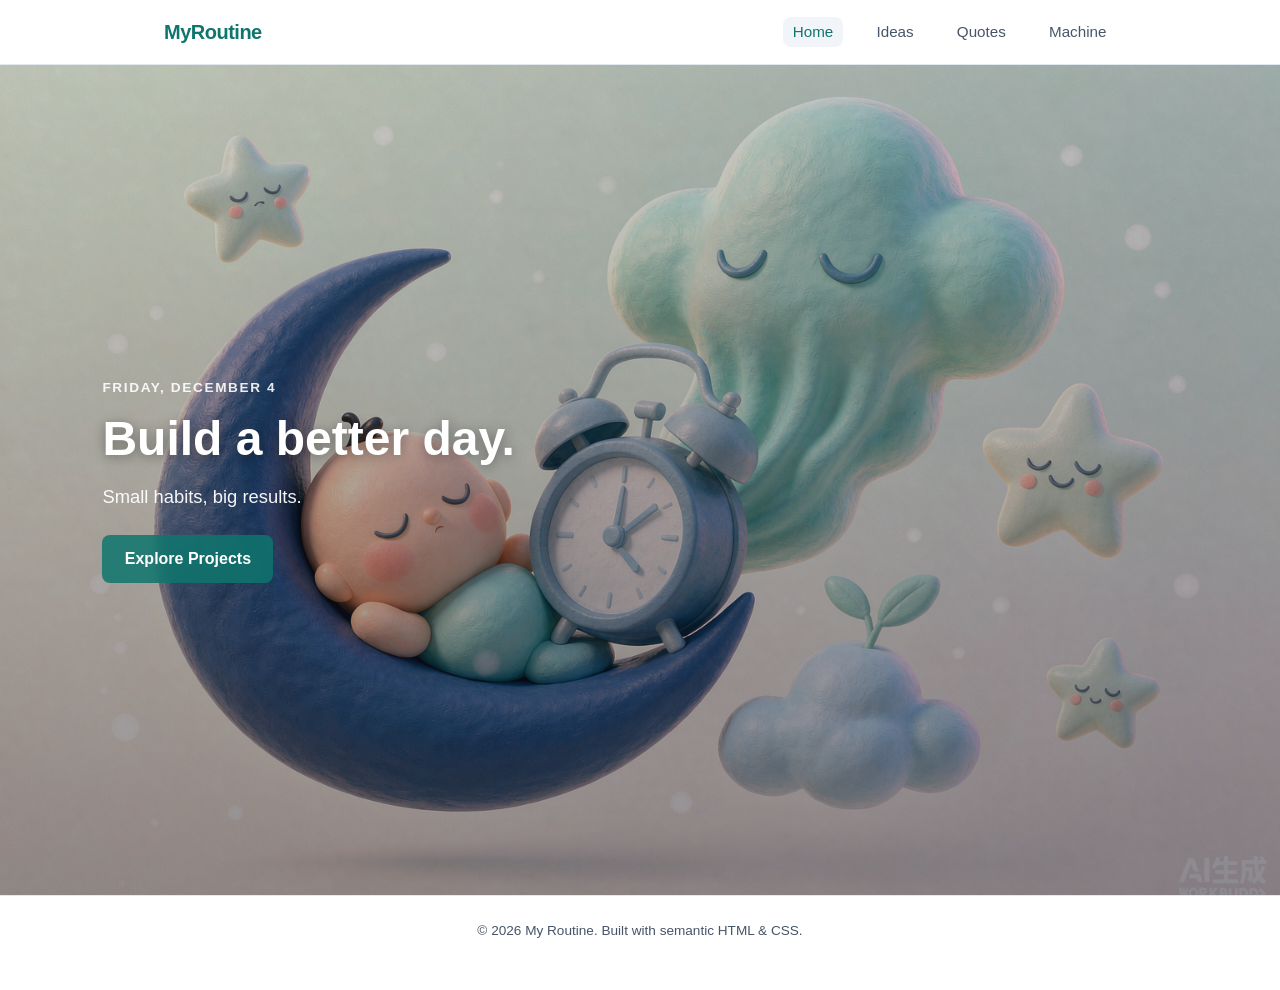
<file: index.html>
<!DOCTYPE html>
<html lang="en">
<head>
  <meta charset="UTF-8">
  <meta name="viewport" content="width=device-width, initial-scale=1.0">
  <title>Daily Routine - Home</title>
  <link rel="icon" href="assets/icon-32.png">
  <link rel="apple-touch-icon" href="assets/icon-192.png">
  <link rel="stylesheet" href="CSS/style.css?v=8">
  <script defer src="js/nav.js"></script>
</head>
<body>
  <header>
    <nav class="navbar">
      <a href="index.html" class="logo">MyRoutine</a>
      <ul class="nav-links">
        <li><a href="index.html">Home</a></li>
        <li><a href="ideas.html">Ideas</a></li>
        <li><a href="quotes.html">Quotes</a></li>
        <li><a href="machine.html">Machine</a></li>
      </ul>
    </nav>
  </header>
  <main>
    <section class="hero">
      <div class="hero-text">
        <p class="hero-eyebrow" id="hero-date"></p>
        <h1 class="hero-title">Build a better day.</h1>
        <p class="hero-sub">Small habits, big results.</p>
        <div class="hero-actions">
          <a href="projects.html" class="btn">Explore Projects</a>
        </div>
      </div>
    </section>
  </main>
  <footer>
    <p>&copy; 2026 My Routine. Built with semantic HTML & CSS.</p>
  </footer>
  <script>
    document.getElementById("hero-date").textContent =
      new Date().toLocaleDateString("en-US", { weekday: "long", month: "long", day: "numeric" });
  </script>
</body>
</html>
</file>
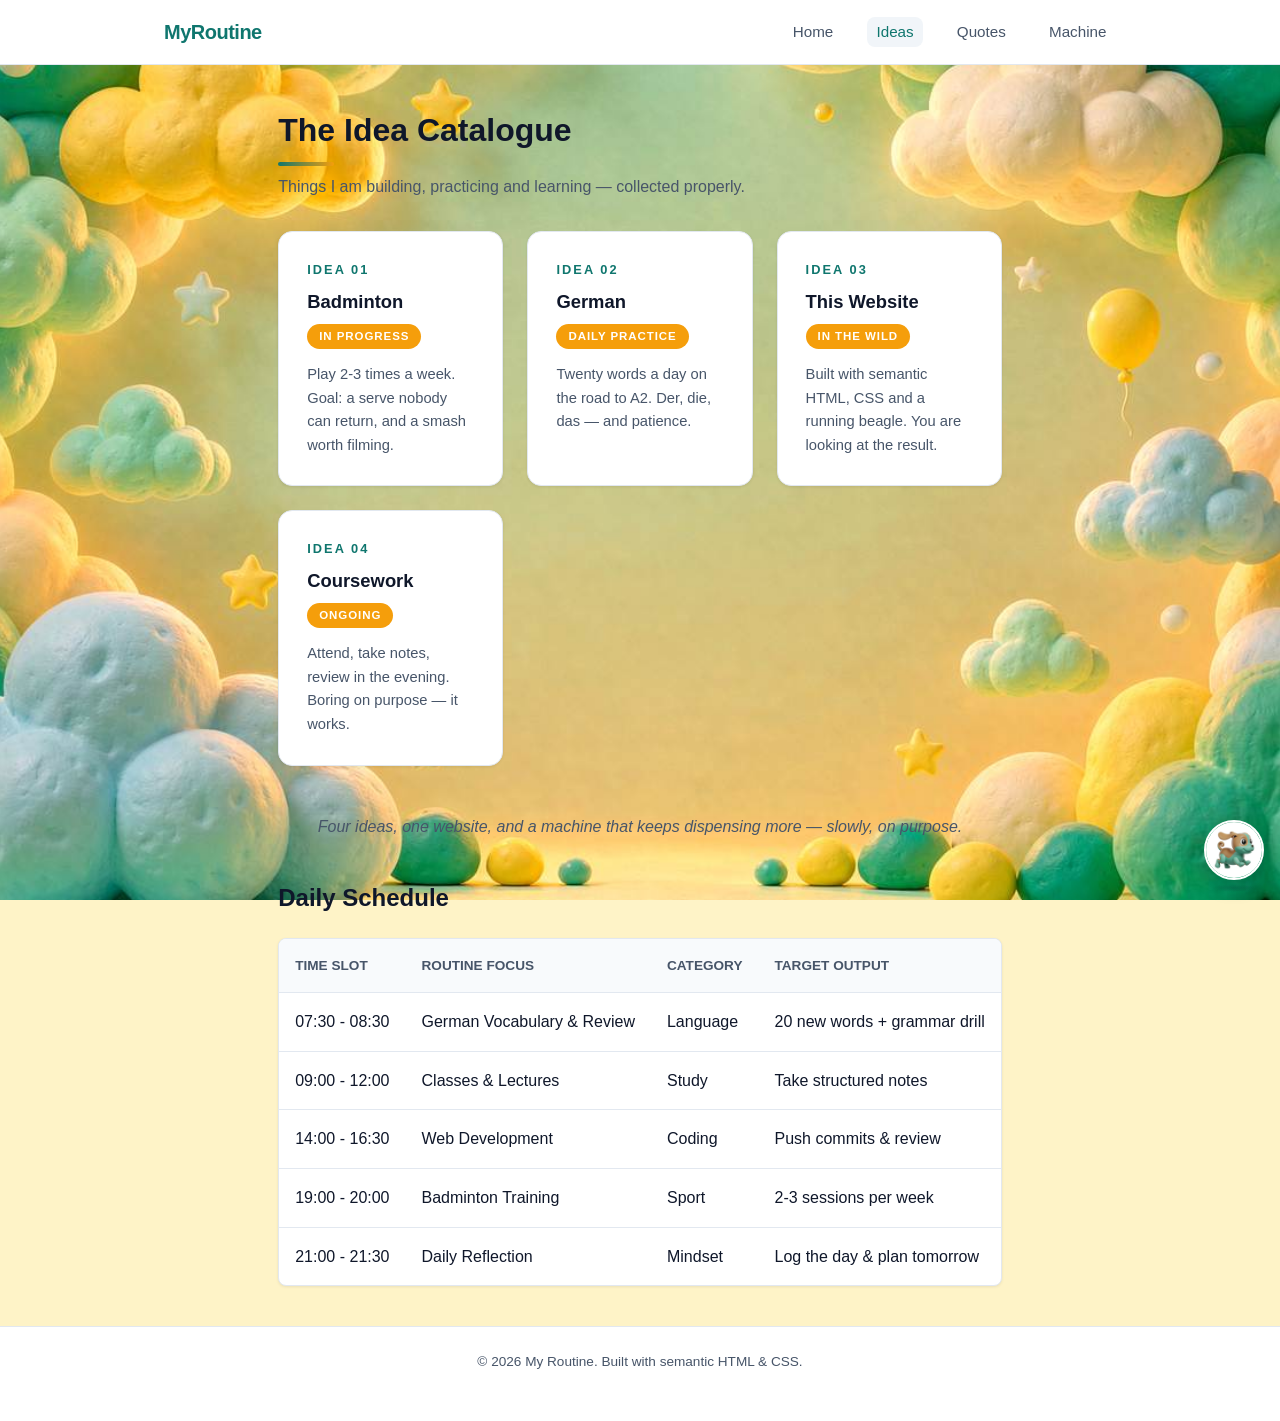
<file: ideas.html>
<!DOCTYPE html>
<html lang="en">
<head>
  <meta charset="UTF-8">
  <meta name="viewport" content="width=device-width, initial-scale=1.0">
  <title>Daily Routine - Ideas</title>
  <link rel="icon" href="assets/icon-32.png">
  <link rel="apple-touch-icon" href="assets/icon-192.png">
  <link rel="stylesheet" href="CSS/style.css?v=8">
  <script defer src="js/nav.js"></script>
</head>
<body>
  <header>
    <nav class="navbar">
      <a href="index.html" class="logo">MyRoutine</a>
      <ul class="nav-links">
        <li><a href="index.html">Home</a></li>
        <li><a href="ideas.html">Ideas</a></li>
        <li><a href="quotes.html">Quotes</a></li>
        <li><a href="machine.html">Machine</a></li>
      </ul>
    </nav>
  </header>
  <main class="container">
    <h1>The Idea Catalogue</h1>
    <p>Things I am building, practicing and learning — collected properly.</p>

    <div class="activity-grid">
      <article class="activity-card">
        <p class="idea-no">IDEA 01</p>
        <h2>Badminton</h2>
        <span class="status-badge">In Progress</span>
        <p>Play 2-3 times a week. Goal: a serve nobody can return, and a smash worth filming.</p>
      </article>
      <article class="activity-card">
        <p class="idea-no">IDEA 02</p>
        <h2>German</h2>
        <span class="status-badge">Daily Practice</span>
        <p>Twenty words a day on the road to A2. Der, die, das — and patience.</p>
      </article>
      <article class="activity-card">
        <p class="idea-no">IDEA 03</p>
        <h2>This Website</h2>
        <span class="status-badge">In the Wild</span>
        <p>Built with semantic HTML, CSS and a running beagle. You are looking at the result.</p>
      </article>
      <article class="activity-card">
        <p class="idea-no">IDEA 04</p>
        <h2>Coursework</h2>
        <span class="status-badge">Ongoing</span>
        <p>Attend, take notes, review in the evening. Boring on purpose — it works.</p>
      </article>
    </div>

    <p class="catalogue-end">Four ideas, one website, and a machine that keeps dispensing more — slowly, on purpose.</p>

    <h2 class="section-title">Daily Schedule</h2>
    <div class="table-wrapper">
      <table class="routine-table">
        <thead>
          <tr>
            <th>Time Slot</th>
            <th>Routine Focus</th>
            <th>Category</th>
            <th>Target Output</th>
          </tr>
        </thead>
        <tbody>
          <tr>
            <td>07:30 - 08:30</td>
            <td>German Vocabulary & Review</td>
            <td>Language</td>
            <td>20 new words + grammar drill</td>
          </tr>
          <tr>
            <td>09:00 - 12:00</td>
            <td>Classes & Lectures</td>
            <td>Study</td>
            <td>Take structured notes</td>
          </tr>
          <tr>
            <td>14:00 - 16:30</td>
            <td>Web Development</td>
            <td>Coding</td>
            <td>Push commits & review</td>
          </tr>
          <tr>
            <td>19:00 - 20:00</td>
            <td>Badminton Training</td>
            <td>Sport</td>
            <td>2-3 sessions per week</td>
          </tr>
          <tr>
            <td>21:00 - 21:30</td>
            <td>Daily Reflection</td>
            <td>Mindset</td>
            <td>Log the day & plan tomorrow</td>
          </tr>
        </tbody>
      </table>
    </div>
  </main>
  <footer>
    <p>&copy; 2026 My Routine. Built with semantic HTML & CSS.</p>
  </footer>
  <div class="beagle" aria-hidden="true">
    <span class="beagle-bubble">Woof!</span>
    <img src="assets/beagle.png" alt="">
  </div>
</body>
</html>
</file>
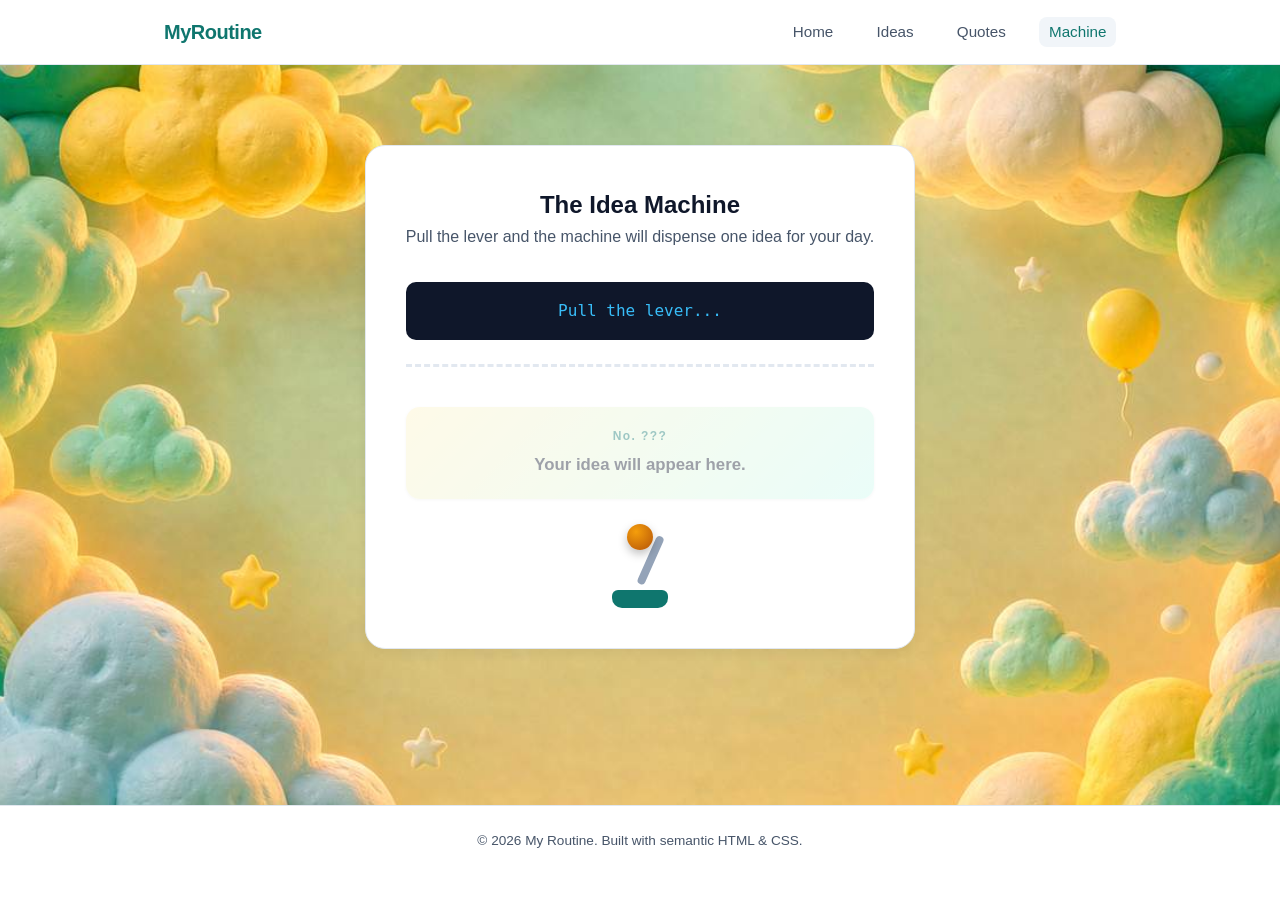
<file: machine.html>
<!DOCTYPE html>
<html lang="en">
<head>
  <meta charset="UTF-8">
  <meta name="viewport" content="width=device-width, initial-scale=1.0">
  <title>Daily Routine - Idea Machine</title>
  <link rel="icon" href="assets/icon-32.png">
  <link rel="apple-touch-icon" href="assets/icon-192.png">
  <link rel="stylesheet" href="CSS/style.css?v=8">
  <script defer src="js/nav.js"></script>
  <script defer src="js/game.js?v=2"></script>
</head>
<body>
  <header>
    <nav class="navbar">
      <a href="index.html" class="logo">MyRoutine</a>
      <ul class="nav-links">
        <li><a href="index.html">Home</a></li>
        <li><a href="ideas.html">Ideas</a></li>
        <li><a href="quotes.html">Quotes</a></li>
        <li><a href="machine.html">Machine</a></li>
      </ul>
    </nav>
  </header>
  <main class="container">
    <div class="idea-machine">
      <h2>The Idea Machine</h2>
      <p>Pull the lever and the machine will dispense one idea for your day.</p>
      <div class="machine-body">
        <div class="machine-screen">
          <span id="machine-output">Pull the lever...</span>
        </div>
        <div class="machine-slot">
          <div class="idea-ticket" id="idea-ticket">
            <p class="ticket-no" id="ticket-no">No. ???</p>
            <p class="ticket-text" id="ticket-text">Your idea will appear here.</p>
          </div>
        </div>
        <button id="lever" type="button" aria-label="Pull the lever">
          <span class="lever-stick"></span>
          <span class="lever-knob"></span>
        </button>
      </div>
    </div>
  </main>
  <footer>
    <p>&copy; 2026 My Routine. Built with semantic HTML & CSS.</p>
  </footer>
</body>
</html>
</file>
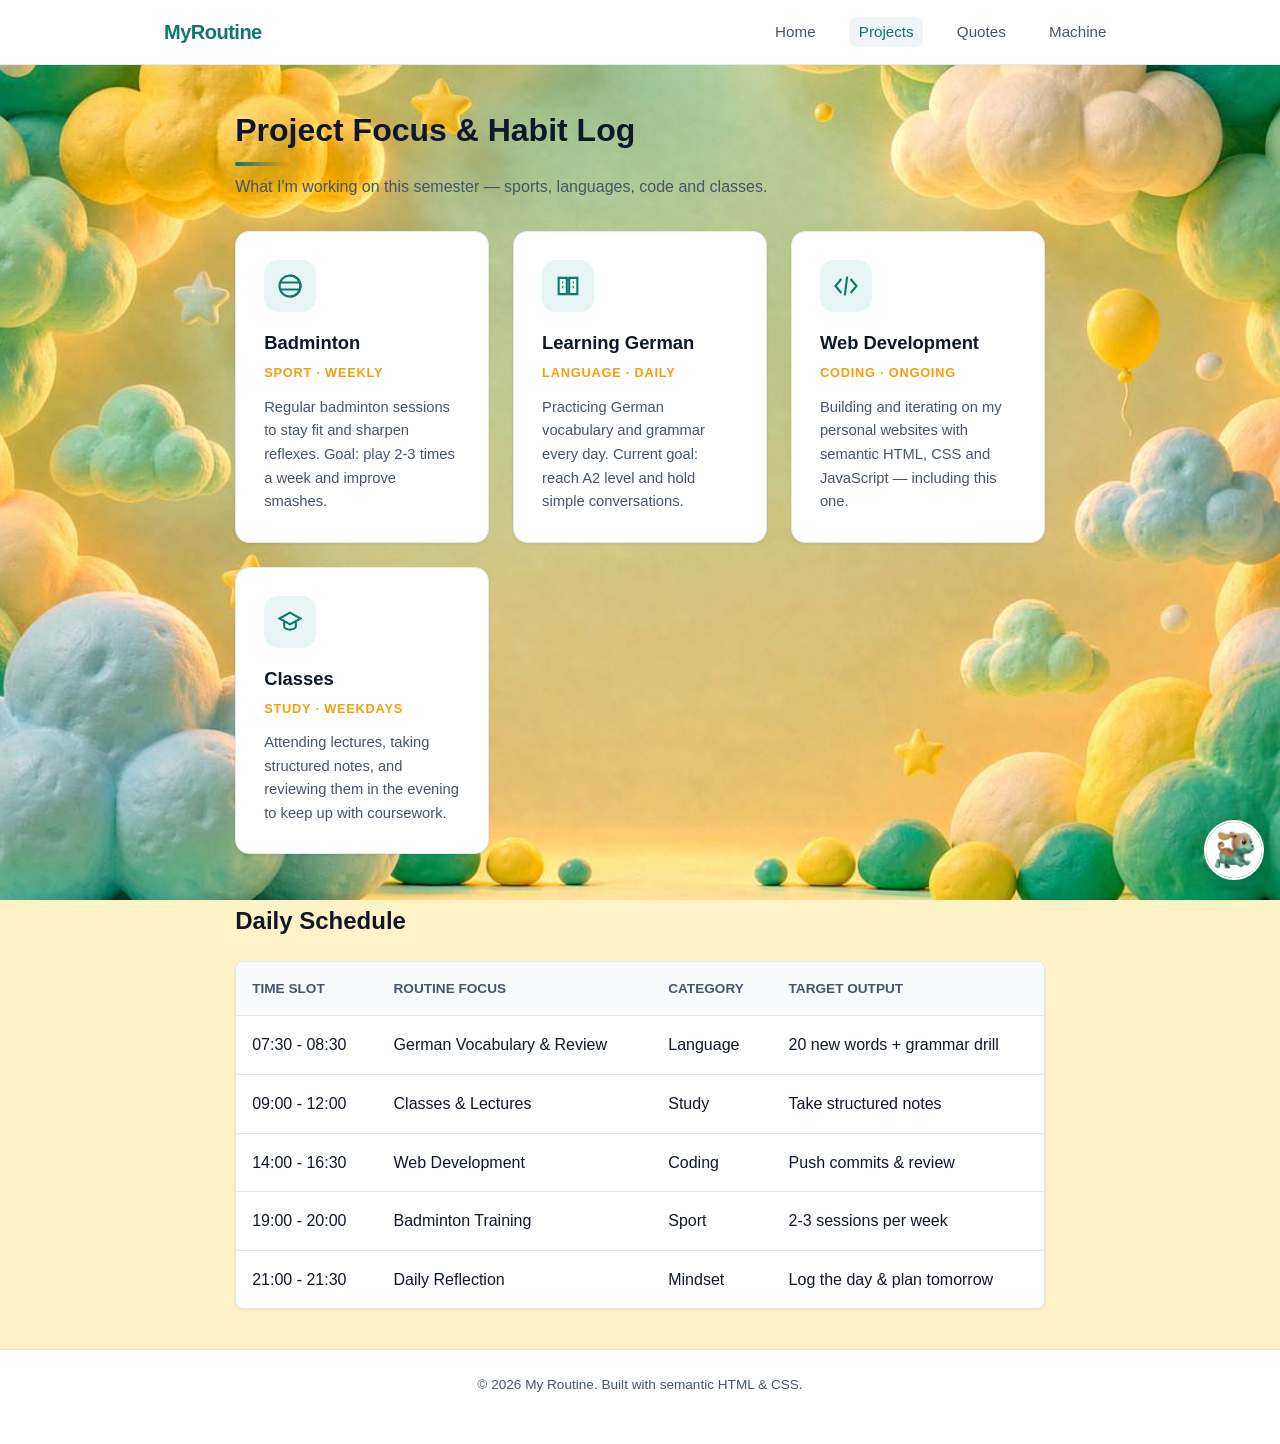
<file: projects.html>
<!DOCTYPE html>
<html lang="en">
<head>
  <meta charset="UTF-8">
  <meta name="viewport" content="width=device-width, initial-scale=1.0">
  <title>Daily Routine - Projects</title>
  <link rel="stylesheet" href="CSS/style.css?v=4">
  <script defer src="js/nav.js"></script>
</head>
<body>
  <header>
    <nav class="navbar">
      <a href="index.html" class="logo">MyRoutine</a>
      <ul class="nav-links">
        <li><a href="index.html">Home</a></li>
        <li><a href="projects.html">Projects</a></li>
        <li><a href="quotes.html">Quotes</a></li>
        <li><a href="machine.html">Machine</a></li>
      </ul>
    </nav>
  </header>
  <main class="container">
    <h1>Project Focus & Habit Log</h1>
    <p>What I'm working on this semester — sports, languages, code and classes.</p>

    <div class="activity-grid">
      <article class="activity-card">
        <span class="activity-icon" aria-hidden="true">
          <svg viewBox="0 0 24 24" width="28" height="28" fill="none" stroke="currentColor" stroke-width="1.8"><circle cx="12" cy="12" r="9"/><path d="M12 3a9 9 0 0 1 0 18M3.6 9h16.8M3.6 15h16.8"/></svg>
        </span>
        <h2>Badminton</h2>
        <p class="activity-tag">Sport &middot; Weekly</p>
        <p>Regular badminton sessions to stay fit and sharpen reflexes. Goal: play 2-3 times a week and improve smashes.</p>
      </article>
      <article class="activity-card">
        <span class="activity-icon" aria-hidden="true">
          <svg viewBox="0 0 24 24" width="28" height="28" fill="none" stroke="currentColor" stroke-width="1.8"><path d="M4 5h7v14H4zM13 5h7v14h-7zM7 9h1M16 9h1M7 13h1M16 13h1"/></svg>
        </span>
        <h2>Learning German</h2>
        <p class="activity-tag">Language &middot; Daily</p>
        <p>Practicing German vocabulary and grammar every day. Current goal: reach A2 level and hold simple conversations.</p>
      </article>
      <article class="activity-card">
        <span class="activity-icon" aria-hidden="true">
          <svg viewBox="0 0 24 24" width="28" height="28" fill="none" stroke="currentColor" stroke-width="1.8"><path d="M8 6l-5 6 5 6M16 6l5 6-5 6M13 4l-2 16"/></svg>
        </span>
        <h2>Web Development</h2>
        <p class="activity-tag">Coding &middot; Ongoing</p>
        <p>Building and iterating on my personal websites with semantic HTML, CSS and JavaScript — including this one.</p>
      </article>
      <article class="activity-card">
        <span class="activity-icon" aria-hidden="true">
          <svg viewBox="0 0 24 24" width="28" height="28" fill="none" stroke="currentColor" stroke-width="1.8"><path d="M3 9l9-5 9 5-9 5-9-5zM7 11v5c0 1 2.5 2.5 5 2.5s5-1.5 5-2.5v-5"/></svg>
        </span>
        <h2>Classes</h2>
        <p class="activity-tag">Study &middot; Weekdays</p>
        <p>Attending lectures, taking structured notes, and reviewing them in the evening to keep up with coursework.</p>
      </article>
    </div>

    <h2 class="section-title">Daily Schedule</h2>
    <div class="table-wrapper">
      <table class="routine-table">
        <thead>
          <tr>
            <th>Time Slot</th>
            <th>Routine Focus</th>
            <th>Category</th>
            <th>Target Output</th>
          </tr>
        </thead>
        <tbody>
          <tr>
            <td>07:30 - 08:30</td>
            <td>German Vocabulary & Review</td>
            <td>Language</td>
            <td>20 new words + grammar drill</td>
          </tr>
          <tr>
            <td>09:00 - 12:00</td>
            <td>Classes & Lectures</td>
            <td>Study</td>
            <td>Take structured notes</td>
          </tr>
          <tr>
            <td>14:00 - 16:30</td>
            <td>Web Development</td>
            <td>Coding</td>
            <td>Push commits & review</td>
          </tr>
          <tr>
            <td>19:00 - 20:00</td>
            <td>Badminton Training</td>
            <td>Sport</td>
            <td>2-3 sessions per week</td>
          </tr>
          <tr>
            <td>21:00 - 21:30</td>
            <td>Daily Reflection</td>
            <td>Mindset</td>
            <td>Log the day & plan tomorrow</td>
          </tr>
        </tbody>
      </table>
    </div>
  </main>
  <footer>
    <p>&copy; 2026 My Routine. Built with semantic HTML & CSS.</p>
  </footer>
  <div class="beagle" aria-hidden="true">
    <span class="beagle-bubble">Woof!</span>
    <img src="assets/beagle.png" alt="">
  </div>
</body>
</html>
</file>
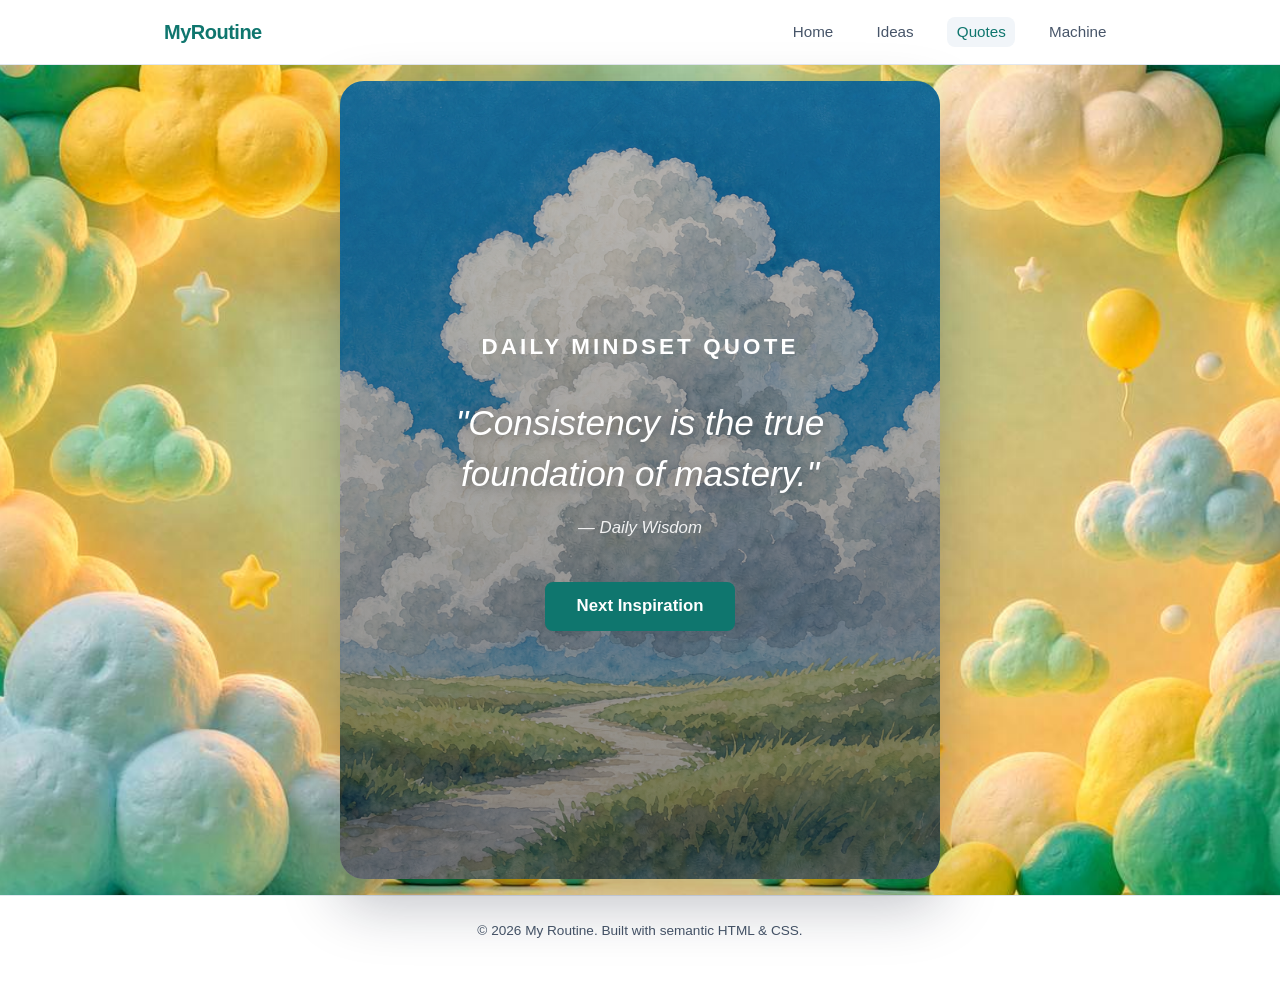
<file: quotes.html>
<!DOCTYPE html>
<html lang="en">
<head>
  <meta charset="UTF-8">
  <meta name="viewport" content="width=device-width, initial-scale=1.0">
  <title>Daily Routine - Quotes</title>
  <link rel="icon" href="assets/icon-32.png">
  <link rel="apple-touch-icon" href="assets/icon-192.png">
  <link rel="stylesheet" href="CSS/style.css?v=8">
  <script defer src="js/nav.js"></script>
  <script defer src="js/quotes.js?v=2"></script>
</head>
<body>
  <header>
    <nav class="navbar">
      <a href="index.html" class="logo">MyRoutine</a>
      <ul class="nav-links">
        <li><a href="index.html">Home</a></li>
        <li><a href="ideas.html">Ideas</a></li>
        <li><a href="quotes.html">Quotes</a></li>
        <li><a href="machine.html">Machine</a></li>
      </ul>
    </nav>
  </header>
  <main class="quote-stage">
    <div class="quote-card" id="quote-card">
      <h2>Daily Mindset Quote</h2>
      <blockquote id="quote-display">"Consistency is the true foundation of mastery."</blockquote>
      <cite id="quote-author">— Daily Wisdom</cite>
      <div class="button-group">
        <button id="next-quote-btn" type="button">Next Inspiration</button>
      </div>
    </div>
  </main>
  <footer>
    <p>&copy; 2026 My Routine. Built with semantic HTML & CSS.</p>
  </footer>
</body>
</html>
</file>
<file: CSS/style.css>
:root {
  --primary-color: #0f766e;
  --primary-hover: #115e59;
  --accent-color: #f59e0b;
  --bg-color: #f8fafc;
  --surface-color: #ffffff;
  --text-main: #0f172a;
  --text-muted: #475569;
  --border-color: #e2e8f0;
  --border-radius: 8px;
  --shadow-sm: 0 1px 3px rgba(0, 0, 0, 0.08);
  --shadow-md: 0 4px 12px rgba(0, 0, 0, 0.05);
}

* {
  box-sizing: border-box;
  margin: 0;
  padding: 0;
}

body {
  font-family: -apple-system, BlinkMacSystemFont, "Segoe UI", Roboto, Helvetica, Arial, sans-serif;
  background: #fef3c7 url("../assets/bg-cute.jpg") center / cover no-repeat fixed;
  color: var(--text-main);
  line-height: 1.6;
  min-height: 100vh;
  display: flex;
  flex-direction: column;
}

header {
  background-color: var(--surface-color);
  border-bottom: 1px solid var(--border-color);
}

.navbar {
  max-width: 1000px;
  margin: 0 auto;
  display: flex;
  justify-content: space-between;
  align-items: center;
  padding: 1rem 1.5rem;
}

.logo {
  font-size: 1.25rem;
  font-weight: 700;
  color: var(--primary-color);
  text-decoration: none;
  letter-spacing: -0.5px;
}

.nav-links {
  display: flex;
  list-style: none;
  gap: 1.5rem;
}

.nav-links a {
  text-decoration: none;
  color: var(--text-muted);
  font-weight: 500;
  font-size: 0.95rem;
  padding: 0.4rem 0.6rem;
  border-radius: var(--border-radius);
  transition: all 0.2s ease;
}

.nav-links a:hover,
.nav-links a.active {
  color: var(--primary-color);
  background-color: #f1f5f9;
}

.container {
  max-width: 1000px;
  margin: 2.5rem auto;
  padding: 0 1.5rem;
  flex: 1;
}

h1 {
  font-size: 2rem;
  margin-bottom: 0.5rem;
  color: var(--text-main);
}

main.container h1 {
  position: relative;
  padding-bottom: 0.6rem;
}

main.container h1::after {
  content: "";
  position: absolute;
  left: 0;
  bottom: 0;
  width: 56px;
  height: 4px;
  border-radius: 2px;
  background: linear-gradient(90deg, var(--primary-color), var(--accent-color));
}

p {
  color: var(--text-muted);
  margin-bottom: 1.5rem;
}

button {
  background-color: var(--primary-color);
  color: #ffffff;
  border: none;
  padding: 0.7rem 1.4rem;
  font-size: 0.95rem;
  font-weight: 600;
  border-radius: var(--border-radius);
  cursor: pointer;
  transition: background-color 0.2s ease;
}

button:hover {
  background-color: var(--primary-hover);
}

.btn-secondary {
  background-color: #e2e8f0;
  color: var(--text-main);
}

.btn-secondary:hover {
  background-color: #cbd5e1;
}

.table-wrapper {
  background: var(--surface-color);
  border-radius: var(--border-radius);
  border: 1px solid var(--border-color);
  overflow-x: auto;
  box-shadow: var(--shadow-sm);
}

.routine-table {
  width: 100%;
  border-collapse: collapse;
  text-align: left;
}

.routine-table th,
.routine-table td {
  padding: 1rem;
  border-bottom: 1px solid var(--border-color);
}

.routine-table th {
  background-color: #f8fafc;
  font-weight: 600;
  color: var(--text-muted);
  font-size: 0.85rem;
  text-transform: uppercase;
}

.routine-table tr:last-child td {
  border-bottom: none;
}

.quote-card,
.machine-panel {
  background: var(--surface-color);
  padding: 2.5rem;
  border-radius: var(--border-radius);
  border: 1px solid var(--border-color);
  box-shadow: var(--shadow-md);
  text-align: center;
  max-width: 600px;
  margin: 0 auto;
}

blockquote {
  font-size: 1.25rem;
  font-style: italic;
  margin: 1.5rem 0 0.5rem;
  color: var(--text-main);
}

cite {
  display: block;
  font-size: 0.9rem;
  color: var(--text-muted);
  margin-bottom: 2rem;
}

.status-screen {
  background-color: #0f172a;
  color: #38bdf8;
  padding: 1.5rem;
  border-radius: var(--border-radius);
  font-family: monospace;
  font-size: 1.1rem;
  margin: 1.5rem 0;
}

.machine-actions {
  display: flex;
  justify-content: center;
  gap: 1rem;
}

footer {
  text-align: center;
  padding: 1.5rem;
  font-size: 0.85rem;
  color: var(--text-muted);
  border-top: 1px solid var(--border-color);
  background-color: var(--surface-color);
}

.hero {
  min-height: calc(100vh - 70px);
  display: flex;
  flex-direction: column;
  justify-content: center;
  align-items: flex-start;
  padding: 2rem 8vw;
  background:
    linear-gradient(180deg, rgba(15, 23, 42, 0.2), rgba(15, 23, 42, 0.45)),
    url("../assets/hero-moon.png") center / cover no-repeat;
}

.hero-eyebrow {
  font-size: 0.85rem;
  font-weight: 600;
  letter-spacing: 0.12em;
  text-transform: uppercase;
  color: #fff;
  opacity: 0.9;
  margin-bottom: 0.75rem;
}

.hero-title {
  font-size: 3rem;
  line-height: 1.15;
  margin-bottom: 1rem;
  color: #fff;
  text-shadow: 0 2px 12px rgba(0, 0, 0, 0.35);
}

.hero-sub {
  font-size: 1.15rem;
  color: #fff;
  opacity: 0.95;
}

.hero-actions .btn {
  display: inline-block;
  background: rgba(15, 118, 110, 0.85);
  color: #fff;
  text-decoration: none;
  padding: 0.7rem 1.4rem;
  font-weight: 600;
  border-radius: var(--border-radius);
  backdrop-filter: blur(4px);
  transition: background 0.2s ease, transform 0.2s ease;
}

.hero-actions .btn:hover {
  background: var(--primary-hover);
  transform: translateY(-2px);
}

@keyframes floaty {
  0%, 100% { transform: translateY(0); }
  50% { transform: translateY(-10px); }
}

.activity-grid {
  display: grid;
  grid-template-columns: repeat(auto-fit, minmax(220px, 1fr));
  gap: 1.5rem;
  margin: 2rem 0 3rem;
}

.activity-card {
  background: var(--surface-color);
  border: 1px solid var(--border-color);
  border-radius: 14px;
  padding: 1.75rem;
  box-shadow: var(--shadow-sm);
  transition: transform 0.25s ease, box-shadow 0.25s ease;
}

.activity-card:hover {
  transform: translateY(-5px);
  box-shadow: 0 14px 30px rgba(15, 118, 110, 0.14);
}

.activity-icon {
  display: inline-flex;
  align-items: center;
  justify-content: center;
  width: 52px;
  height: 52px;
  border-radius: 14px;
  background: #e6f5f3;
  color: var(--primary-color);
  margin-bottom: 1rem;
}

.activity-card h2 {
  font-size: 1.15rem;
  margin-bottom: 0.35rem;
}

.activity-tag {
  font-size: 0.8rem;
  font-weight: 600;
  letter-spacing: 0.06em;
  text-transform: uppercase;
  color: var(--accent-color);
  margin-bottom: 0.75rem;
}

.activity-card p:last-child {
  font-size: 0.92rem;
  margin-bottom: 0;
}

.section-title {
  font-size: 1.5rem;
  margin: 2.5rem 0 1.25rem;
}

/* ===== Running beagle ===== */
.beagle {
  position: fixed;
  right: 1rem;
  bottom: 1.25rem;
  width: 60px;
  height: 60px;
  z-index: 50;
  animation: run-bounce 0.55s ease-in-out infinite;
}

.beagle img {
  width: 100%;
  height: 100%;
  object-fit: cover;
  border-radius: 50%;
  border: 2px solid #fff;
  box-shadow: 0 8px 18px rgba(15, 23, 42, 0.2);
}

.beagle::after {
  content: "";
  position: absolute;
  left: 14%;
  right: 14%;
  bottom: -12px;
  height: 8px;
  border-radius: 50%;
  background: radial-gradient(ellipse, rgba(15, 23, 42, 0.2), transparent 70%);
  animation: shadow-pulse 0.55s ease-in-out infinite;
}

.beagle-bubble {
  position: absolute;
  top: -10px;
  left: -30px;
  background: #fff;
  border: 1px solid var(--border-color);
  border-radius: 12px;
  padding: 2px 9px;
  font-size: 0.75rem;
  font-weight: 700;
  color: var(--primary-color);
  box-shadow: var(--shadow-sm);
  opacity: 0;
  animation: woof 4.5s ease-in-out infinite;
}

@keyframes run-bounce {
  0%, 100% { transform: translateY(0) rotate(-2deg); }
  50% { transform: translateY(-8px) rotate(2deg); }
}

@keyframes shadow-pulse {
  0%, 100% { transform: scaleX(1); opacity: 1; }
  50% { transform: scaleX(0.7); opacity: 0.55; }
}

@keyframes woof {
  0%, 55%, 100% { opacity: 0; transform: translateY(5px) scale(0.9); }
  65%, 85% { opacity: 1; transform: translateY(0) scale(1); }
}

/* ===== Quotes fullscreen stage ===== */
.quote-stage {
  position: relative;
  min-height: calc(100vh - 70px);
  display: flex;
  align-items: stretch;
  justify-content: center;
}

.quote-stage .quote-card {
  position: relative;
  z-index: 1;
  width: min(1400px, calc(100vw - 32px));
  min-height: calc(100vh - 110px);
  margin: 16px auto;
  display: flex;
  flex-direction: column;
  align-items: center;
  justify-content: center;
  text-align: center;
  padding: 3rem 2rem;
  border: none;
  border-radius: 24px;
  background-size: cover;
  background-position: center;
  overflow: hidden;
  box-shadow: 0 24px 60px rgba(15, 23, 42, 0.28);
}

.quote-stage .quote-card::before {
  content: "";
  position: absolute;
  inset: 0;
  background: linear-gradient(180deg, rgba(15, 23, 42, 0.25), rgba(15, 23, 42, 0.45));
}

.quote-stage .quote-card > * {
  position: relative;
  z-index: 1;
}

.quote-stage .quote-card h2 {
  color: #fff;
  font-size: 1.4rem;
  letter-spacing: 0.14em;
  text-transform: uppercase;
}

.quote-stage .quote-card blockquote {
  color: #fff;
  font-size: 2.2rem;
  line-height: 1.45;
  max-width: 22ch;
  margin: 2rem 0 1rem;
  text-shadow: 0 2px 14px rgba(0, 0, 0, 0.4);
}

.quote-stage .quote-card cite {
  color: rgba(255, 255, 255, 0.9);
  font-size: 1.05rem;
  margin-bottom: 2.5rem;
}

.quote-stage .quote-card button {
  font-size: 1.05rem;
  padding: 0.9rem 2rem;
}

@media (max-width: 640px) {
  .quote-stage .quote-card blockquote {
    font-size: 1.4rem;
  }
}

@media (max-width: 800px) {
  .hero {
    align-items: center;
    text-align: center;
    min-height: 80vh;
  }
  .hero-title {
    font-size: 2rem;
  }
}

/* ===== Idea catalogue ===== */
.idea-no {
  font-size: 0.8rem;
  font-weight: 700;
  letter-spacing: 0.16em;
  color: var(--primary-color);
  margin-bottom: 0.4rem;
}

.status-badge {
  display: inline-block;
  font-size: 0.72rem;
  font-weight: 700;
  letter-spacing: 0.08em;
  text-transform: uppercase;
  color: #fff;
  background: var(--accent-color);
  border-radius: 999px;
  padding: 0.2rem 0.75rem;
  margin-bottom: 0.9rem;
}

.catalogue-end {
  text-align: center;
  font-style: italic;
  margin-top: 2.5rem;
}

/* ===== Idea machine ===== */
.idea-machine {
  max-width: 640px;
  margin: 2.5rem auto;
  background: var(--surface-color);
  border: 1px solid var(--border-color);
  border-radius: 20px;
  padding: 2.5rem;
  text-align: center;
  box-shadow: var(--shadow-md);
}

.machine-body {
  display: flex;
  flex-direction: column;
  align-items: center;
  gap: 1.5rem;
  margin-top: 2rem;
}

.machine-screen {
  width: 100%;
  background: #0f172a;
  color: #38bdf8;
  font-family: monospace;
  font-size: 1rem;
  padding: 1rem;
  border-radius: 10px;
  min-height: 3.2rem;
}

.machine-slot {
  width: 100%;
  border-top: 3px dashed var(--border-color);
  padding-top: 1.25rem;
  min-height: 130px;
}

.idea-ticket {
  background: linear-gradient(135deg, #fef3c7, #ccfbf1);
  border-radius: 14px;
  padding: 1.25rem;
  box-shadow: var(--shadow-sm);
  transform: translateY(20px);
  opacity: 0.4;
  transition: transform 0.45s cubic-bezier(0.2, 1.4, 0.4, 1), opacity 0.4s ease;
}

.idea-ticket.popped {
  transform: translateY(0);
  opacity: 1;
}

.ticket-no {
  font-size: 0.75rem;
  font-weight: 700;
  letter-spacing: 0.12em;
  color: var(--primary-color);
  margin-bottom: 0.4rem;
}

.ticket-text {
  font-size: 1.05rem;
  font-weight: 600;
  color: var(--text-main);
  margin-bottom: 0;
}

#lever {
  background: none;
  border: none;
  position: relative;
  width: 70px;
  height: 90px;
  cursor: pointer;
  padding: 0;
}

.lever-stick {
  position: absolute;
  left: 50%;
  bottom: 24px;
  width: 8px;
  height: 52px;
  border-radius: 4px;
  background: #94a3b8;
  transform-origin: bottom center;
  transform: translateX(-50%) rotate(24deg);
  transition: transform 0.25s ease;
}

.lever-knob {
  position: absolute;
  left: 50%;
  top: 6px;
  width: 26px;
  height: 26px;
  border-radius: 50%;
  background: radial-gradient(circle at 35% 30%, #f59e0b, #b45309);
  box-shadow: 0 4px 10px rgba(0, 0, 0, 0.25);
  transform: translateX(-50%);
  transition: top 0.25s ease;
}

#lever.pulled .lever-stick {
  transform: translateX(-50%) rotate(-38deg);
}

#lever.pulled .lever-knob {
  top: 34px;
}

#lever::after {
  content: "";
  position: absolute;
  left: 50%;
  bottom: 0;
  width: 56px;
  height: 18px;
  transform: translateX(-50%);
  border-radius: 6px 6px 10px 10px;
  background: var(--primary-color);
}
</file>
